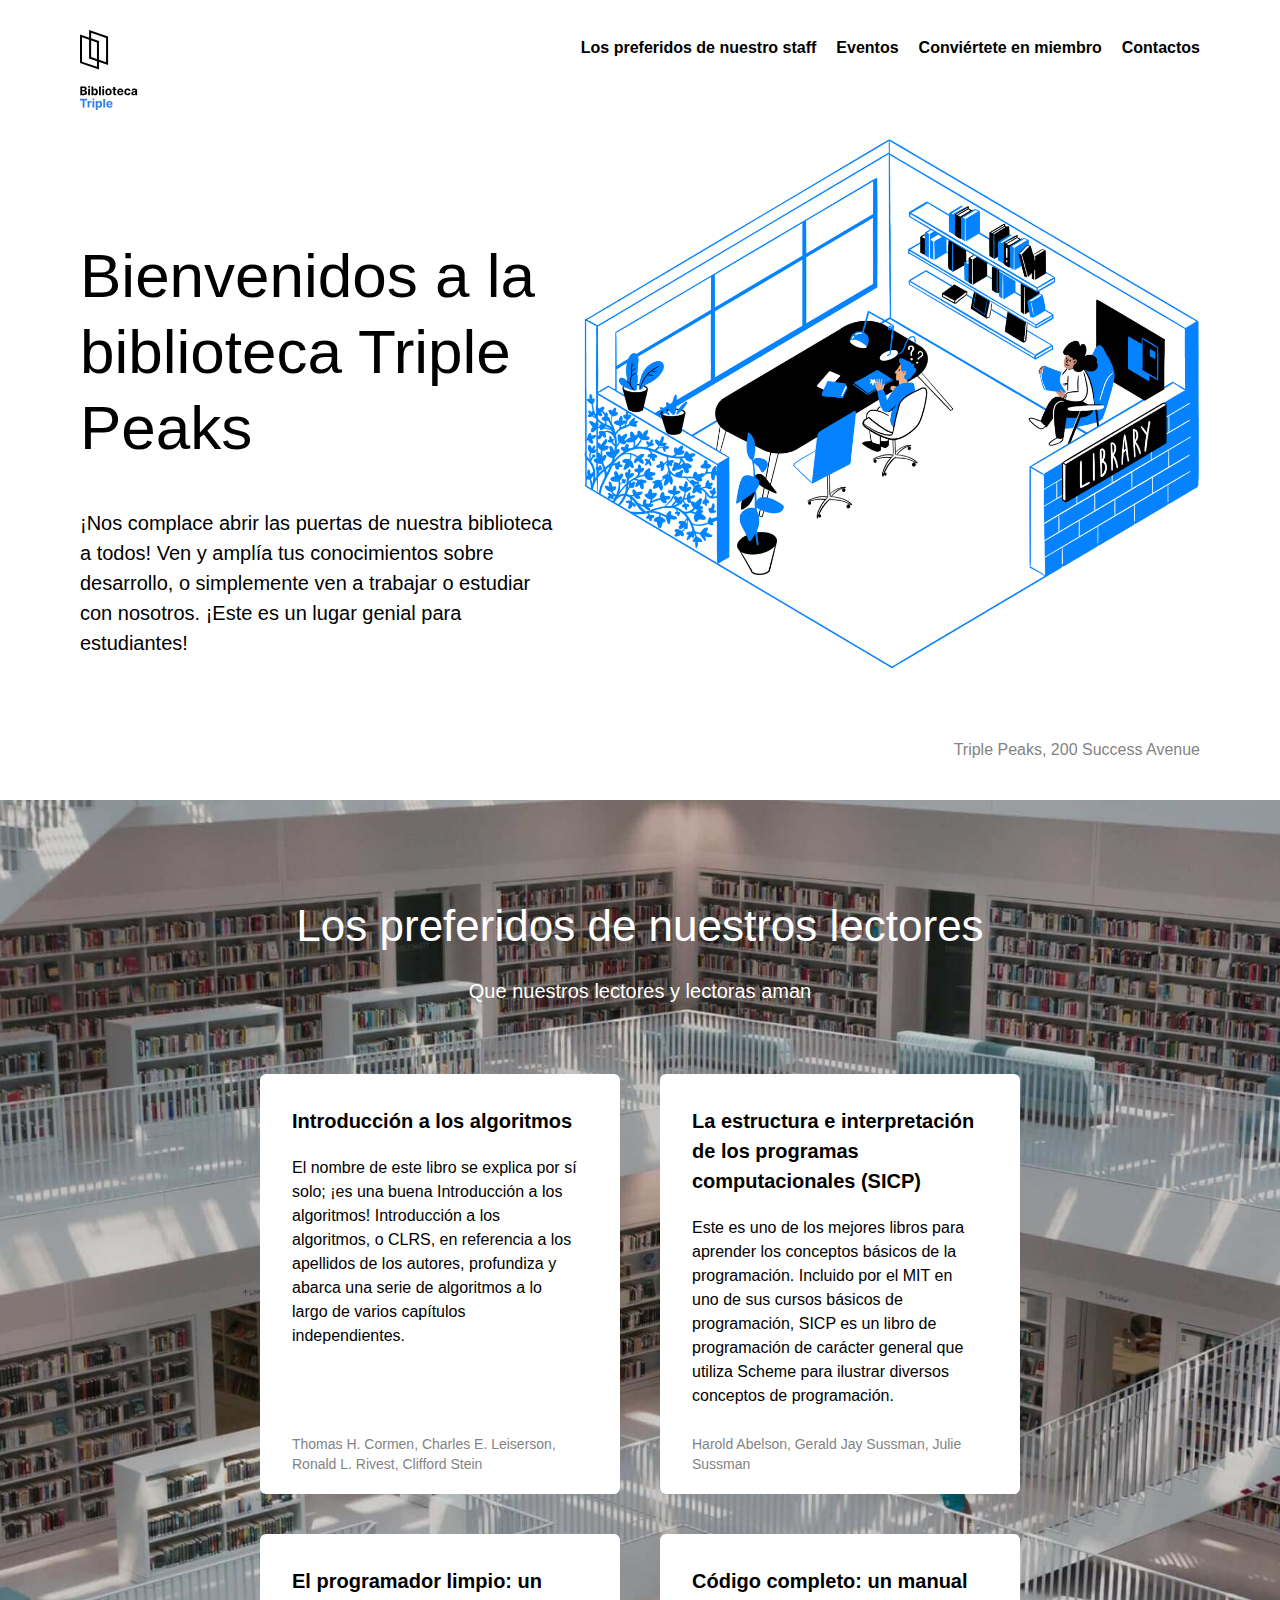
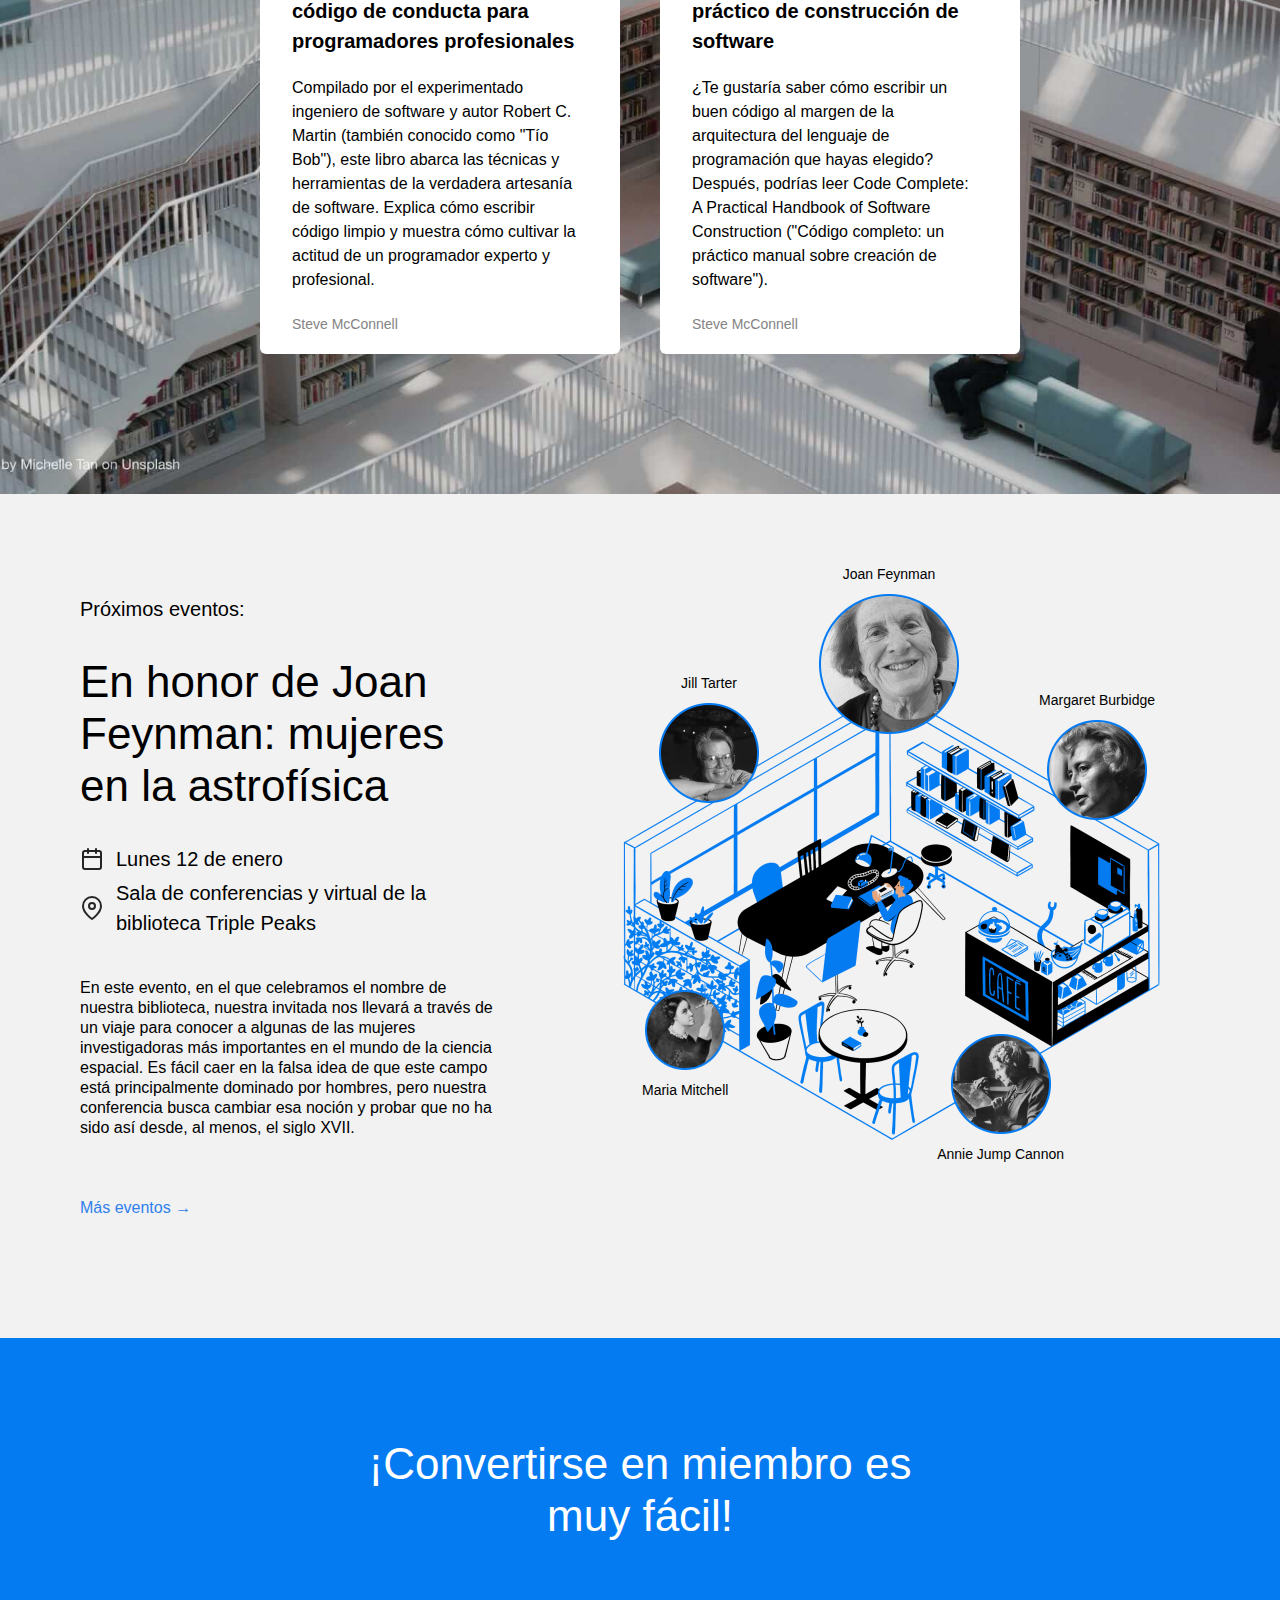
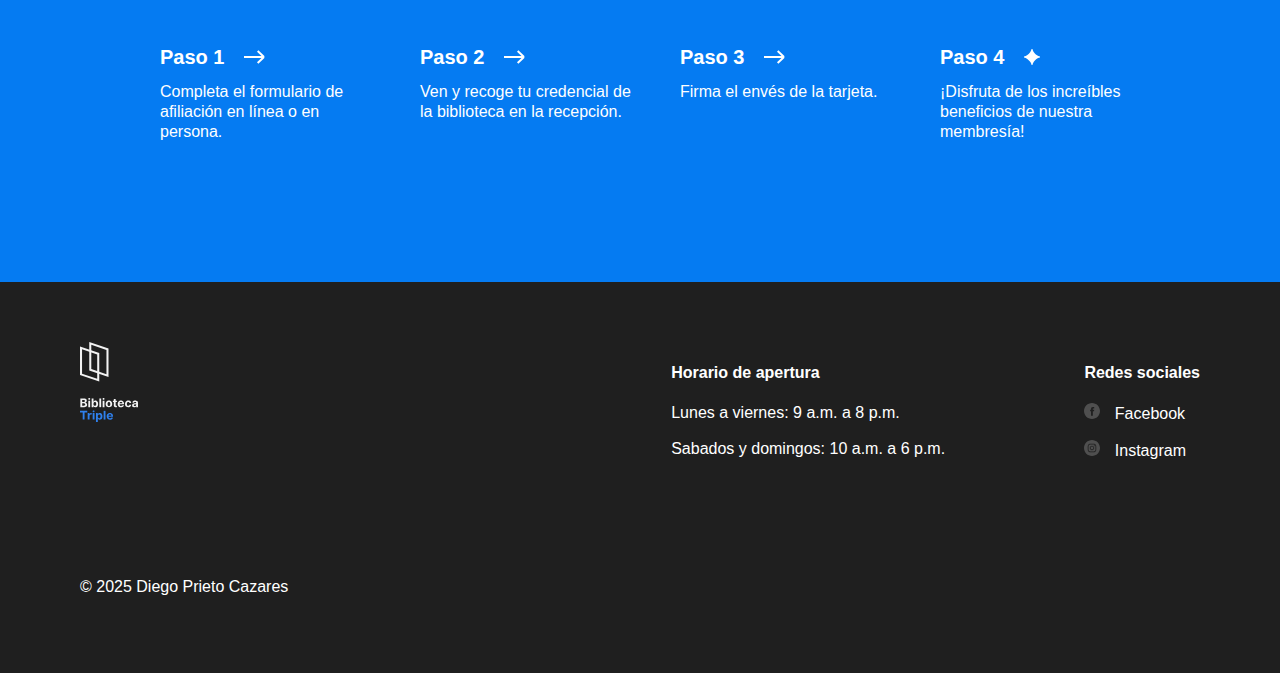
<file: index.html>
<!DOCTYPE html>
<html lang="es">
  <head>
    <meta charset="UTF-8" />
    <meta name="viewport" content="width=device-width, initial-scale=1.0" />
    <title>Biblioteca Triple Peaks</title>
    <link rel="shortcut icon" href="favicon.ico" />
    <link rel="stylesheet" href="./vendor/normalize.css" />
    <link rel="stylesheet" href="./styles/style.css" />
  </head>

  <body>
    <div class="page">
      <header class="header">
        <nav class="nav">
          <img
            src="./images/logo.svg"
            alt="Logotipo de la Biblioteca Triple Peaks"
            class="nav__logo"
          />
          <ul class="nav__links">
            <li>
              <a class="nav__link" href="#staff"
                >Los preferidos de nuestro staff</a
              >
            </li>
            <li>
              <a class="nav__link" href="#events">Eventos</a>
            </li>
            <li>
              <a class="nav__link" href="#membership">Conviértete en miembro</a>
            </li>
            <li>
              <a class="nav__link" href="#footer">Contactos</a>
            </li>
          </ul>
        </nav>
        <div class="header__content">
          <div>
            <h1 class="header__title">
              Bienvenidos a la biblioteca Triple Peaks
            </h1>
            <p class="header__description">
              ¡Nos complace abrir las puertas de nuestra biblioteca a todos! Ven
              y amplía tus conocimientos sobre desarrollo, o simplemente ven a
              trabajar o estudiar con nosotros. ¡Este es un lugar genial para
              estudiantes!
            </p>
          </div>
          <img
            class="header__image"
            src="./images/inside_the_library.png"
            alt="Ilustración: Dentro de la biblioteca"
          />
        </div>
        <div class="header__footer">
          <p class="header__address">Triple Peaks, 200 Success Avenue</p>
        </div>
      </header>
      <main class="content">
        <section id="staff" class="staff">
          <h2 class="staff__title">Los preferidos de nuestros lectores</h2>
          <p class="staff__subtitle">Que nuestros lectores y lectoras aman</p>
          <ul class="staff__cards">
            <li class="card">
              <div class="card__content">
                <h3 class="card__title">Introducción a los algoritmos</h3>
                <p class="card__text">
                  El nombre de este libro se explica por sí solo; ¡es una buena
                  Introducción a los algoritmos! Introducción a los algoritmos,
                  o CLRS, en referencia a los apellidos de los autores,
                  profundiza y abarca una serie de algoritmos a lo largo de
                  varios capítulos independientes.
                </p>
                <p class="card__footer">
                  Thomas H. Cormen, Charles E. Leiserson, Ronald L. Rivest,
                  Clifford Stein
                </p>
              </div>
            </li>

            <li class="card">
              <div class="card__content">
                <h3 class="card__title">
                  La estructura e interpretación de los programas
                  computacionales (SICP)
                </h3>
                <p class="card__text">
                  Este es uno de los mejores libros para aprender los conceptos
                  básicos de la programación. Incluido por el MIT en uno de sus
                  cursos básicos de programación, SICP es un libro de
                  programación de carácter general que utiliza Scheme para
                  ilustrar diversos conceptos de programación.
                </p>
                <p class="card__footer">
                  Harold Abelson, Gerald Jay Sussman, Julie Sussman
                </p>
              </div>
            </li>

            <li class="card">
              <div class="card__content">
                <h3 class="card__title">
                  El programador limpio: un código de conducta para
                  programadores profesionales
                </h3>
                <p class="card__text">
                  Compilado por el experimentado ingeniero de software y autor
                  Robert C. Martin (también conocido como "Tío Bob"), este libro
                  abarca las técnicas y herramientas de la verdadera artesanía
                  de software. Explica cómo escribir código limpio y muestra
                  cómo cultivar la actitud de un programador experto y
                  profesional.
                </p>
                <p class="card__footer">Steve McConnell</p>
              </div>
            </li>

            <li class="card">
              <div class="card__content">
                <h3 class="card__title">
                  Código completo: un manual práctico de construcción de
                  software
                </h3>
                <p class="card__text">
                  ¿Te gustaría saber cómo escribir un buen código al margen de
                  la arquitectura del lenguaje de programación que hayas
                  elegido? Después, podrías leer Code Complete: A Practical
                  Handbook of Software Construction ("Código completo: un
                  práctico manual sobre creación de software").
                </p>
                <p class="card__footer">Steve McConnell</p>
              </div>
            </li>
          </ul>
        </section>
        <section class="events" id="events">
          <div class="events__content">
            <h2 class="events__heading">Próximos eventos:</h2>
            <h3 class="events__title">
              En honor de Joan Feynman: mujeres en la astrofísica
            </h3>
            <div class="event-info events__info-section">
              <div class="event-info__item">
                <img
                  src="./images/icon_calendar.svg"
                  alt="Calendar icon"
                  class="event-info__icon"
                />
                <p class="event-info__text">Lunes 12 de enero</p>
              </div>
              <div class="event-info__item">
                <img
                  src="./images/icon_pin.svg"
                  alt="Pin icon"
                  class="event-info__icon"
                />
                <p class="event-info__text">
                  Sala de conferencias y virtual de la biblioteca Triple Peaks
                </p>
              </div>
            </div>
            <p class="events__description">
              En este evento, en el que celebramos el nombre de nuestra
              biblioteca, nuestra invitada nos llevará a través de un viaje para
              conocer a algunas de las mujeres investigadoras más importantes en
              el mundo de la ciencia espacial. Es fácil caer en la falsa idea de
              que este campo está principalmente dominado por hombres, pero
              nuestra conferencia busca cambiar esa noción y probar que no ha
              sido así desde, al menos, el siglo XVII.
            </p>
            <a href="" class="events__more">Más eventos &rarr;</a>
          </div>
          <div class="events__cover">
            <img
              class="events__image"
              src="images/cafe.png"
              alt="imagen de cafe"
            />
            <div class="person person_name_feynman">
              <p class="person__caption">Joan Feynman</p>
              <img
                class="person__image person__image_size_l"
                src="images/person_feynman.png"
                alt="Imagen de Joan Feynman mujer de edad adulta sonriente"
              />
            </div>
            <div class="person person_name_burbidge">
              <p class="person__caption">Margaret Burbidge</p>
              <img
                class="person__image person__image_size_m"
                src="images/person_burbidge.png"
                alt="Imagen de Margaret Burbidge mujer de edad media con pelo rizado"
              />
            </div>
            <div class="person person_name_cannon">
              <p class="person__caption">Annie Jump Cannon</p>
              <img
                class="person__image person__image_size_m"
                src="images/person_cannon.png"
                alt="Imagen de Annie Cannon mujer adulta escribiendo en un libro"
              />
            </div>
            <div class="person person_name_mitchell">
              <p class="person__caption">Maria Mitchell</p>
              <img
                class="person__image person__image_size_s"
                src="images/person_mitchell.png"
                alt="Retrato de Maria Mitchell con la mano alzada pintando"
              />
            </div>
            <div class="person person_name_tarter">
              <p class="person__caption">Jill Tarter</p>
              <img
                class="person__image person__image_size_m"
                src="images/person_tarter.png"
                alt="Imagen de Jill Tarter mujer sonriente con gafas recargada en sus brazos"
              />
            </div>
          </div>
        </section>
        <section class="membership" id="membership">
          <h2 class="membership__title">
            ¡Convertirse en miembro es muy fácil!
          </h2>
          <ul class="membership__steps">
            <li class="step">
              <h3 class="step__title">
                Paso 1
                <img
                  src="./images/icon_step_forward.svg"
                  alt="icon forward"
                  class="step__icon"
                />
              </h3>
              <p class="step__description">
                Completa el formulario de afiliación en línea o en persona.
              </p>
            </li>
            <li class="step">
              <h3 class="step__title">
                Paso 2
                <img
                  src="./images/icon_step_forward.svg"
                  alt="icon forward"
                  class="step__icon"
                />
              </h3>
              <p class="step__description">
                Ven y recoge tu credencial de la biblioteca en la recepción.
              </p>
            </li>
            <li class="step">
              <h3 class="step__title">
                Paso 3
                <img
                  src="./images/icon_step_forward.svg"
                  alt="icon forward"
                  class="step__icon"
                />
              </h3>
              <p class="step__description">Firma el envés de la tarjeta.</p>
            </li>
            <li class="step">
              <h3 class="step__title">
                Paso 4
                <img
                  src="./images/icon_step_finish.svg"
                  alt="icon finish"
                  class="step__icon"
                />
              </h3>
              <p class="step__description">
                ¡Disfruta de los increíbles beneficios de nuestra membresía!
              </p>
            </li>
          </ul>
        </section>
      </main>
      <footer class="footer" id="footer">
        <div class="footer__columns">
          <div class="footer__column">
            <img
              class="footer__logo"
              src="images/logo_white.svg"
              alt="Logotipo Biblioteca Triple"
            />
          </div>
          <div class="footer__column footer__column_content_hours">
            <h4 class="footer__column-heading">Horario de apertura</h4>
            <ul class="footer__list">
              <li class="footer__list-item">
                <p>Lunes a viernes: 9 a.m. a 8 p.m.</p>
              </li>
              <li class="footer__list-item">
                <p>Sabados y domingos: 10 a.m. a 6 p.m.</p>
              </li>
            </ul>
          </div>
          <div class="footer__column footer__column_content_social">
            <h4 class="footer__column-heading">Redes sociales</h4>
            <ul class="footer__list">
              <li class="footer__list-item">
                <a href="#" class="footer__column-link">
                  <img
                    src="images/facebook_white.svg"
                    alt="Ícono de Facebook"
                    class="footer__social-icon"
                  />
                  Facebook
                </a>
              </li>
              <li class="footer__list-item">
                <a href="#" class="footer__column-link">
                  <img
                    src="images/instagram_white.svg"
                    alt="Ícono de Instagram"
                    class="footer__social-icon"
                  />
                  Instagram
                </a>
              </li>
            </ul>
          </div>
        </div>
        <p class="footer__copyright">© 2025 Diego Prieto Cazares</p>
      </footer>
    </div>
  </body>
</html>
</file>
<file: styles/style.css>
.page {
  min-width: 1100px;
  max-width: 1600px;
  margin: auto;
  font-family: Arial, sans-serif;
  font-size: 16px;
  line-height: 20px;
}

.header {
  display: flex;
  flex-direction: column;
  height: 100vh;
  min-height: 720px;
  max-height: 800px;
  padding: 30px 80px 40px;
  position: relative;
  box-sizing: border-box;
}

.nav {
  display: flex;
  justify-content: space-between;
}

.nav__logo {
  width: 58px;
}

.nav__links {
  display: flex;
  column-gap: 20px;
  list-style-type: none;
  margin: 8px 0 0;
  padding: 0;
}

.nav__link {
  color: #000000;
  text-decoration: none;
  font-weight: bold;
}

.header__content {
  display: flex;
  justify-content: space-between;
}

.header__title {
  font-size: 62px;
  line-height: 76px;
  font-weight: 500;
  margin-top: 128px;
  max-width: 635px;
}

.header__description {
  font-size: 20px;
  line-height: 30px;
  max-width: 515px;
  margin-top: 32px;
}

.header__image {
  max-width: 636px;
}

.header__footer {
  margin-top: auto;
  width: 100%;
  display: flex;
  align-items: center;
  justify-content: flex-end;
  box-sizing: border-box;
}

.header__link {
  color: #2f80ed;
  text-decoration: none;
}

.header__address {
  margin: 0;
  color: #838383;
}

.content {
  width: 100%;
}

.staff {
  background-image: url("../images/staff_picks_background.jpg");
  padding: 100px 0 140px;
  background-position: center;
  background-size: cover;
  width: 100%;
}

.staff__title {
  text-align: center;
  font-size: 44px;
  line-height: 52px;
  font-weight: 400;
  margin: 0 0 24px;
  color: #ffffff;
}

.staff__subtitle {
  text-align: center;
  font-size: 20px;
  line-height: 30px;
  font-weight: 400;
  margin: 0;
  color: #ffffff;
}

.staff__cards {
  display: flex;
  flex-wrap: wrap;
  justify-content: center;
  gap: 40px;
  margin: auto;
  margin-top: 68px;
  margin-bottom: 0px;
  max-width: 760px;
  list-style-type: none;
  padding-left: 0;
}

.card {
  background-color: #fff;
  border-radius: 6px;
  padding: 32px 40px 20px 32px;
  box-sizing: border-box;
  height: 420px;
  width: 360px;
}

.card__content {
  width: 100%;
  height: 100%;
  display: flex;
  flex-direction: column;
}

.card__title {
  font-size: 20px;
  line-height: 30px;
  font-weight: 700;
  margin: 0;
}

.card__text {
  margin: 20px 0 0;
  font-size: 16px;
  line-height: 24px;
}

.card__footer {
  margin: 0;
  font-size: 14px;
  line-height: 20px;
  color: #838383;
  margin-top: auto;
}

.events {
  padding: 100px 0 120px 80px;
  display: flex;
  align-items: start;
  justify-content: space-between;
  box-sizing: border-box;
  background-color: #f2f2f2;
}

.events__content {
  flex-basis: 580px;
}

.events__heading {
  font-size: 20px;
  font-weight: 500;
  line-height: 30px;
  margin: 0;
}

.events__title {
  font-size: 44px;
  font-weight: 500;
  line-height: 52px;
  margin: 32px 0 0;
}

.events__info-section {
  margin-top: 32px;
}

.event-info__item {
  display: flex;
  align-items: center;
  margin-bottom: 4px;
  font-weight: 500;
}

.event-info__icon {
  background-repeat: no-repeat;
  background-position: center;
  margin-right: 12px;
  width: 24px;
  height: 24px;
}

.event-info__text {
  font-size: 20px;
  font-weight: 500;
  line-height: 30px;
  margin: 0;
}

.events__description {
  margin: 40px 0 60px;
}

.events__more {
  color: #2f80ed;
  text-decoration: none;
}

.events__cover {
  flex-grow: 1;
  flex-shrink: 0;
  flex-basis: 780px;
  max-width: 780px;
  position: relative;
}

.events__image {
  max-width: 100%;
}

.person {
  position: absolute;
  display: flex;
  align-items: center;
  flex-direction: column;
  gap: 10px;
}

.person_name_feynman {
  top: -30px;
  left: 319px;
}

.person_name_burbidge {
  top: 96px;
  right: 125px;
}

.person_name_cannon {
  display: flex;
  flex-direction: column-reverse;
  bottom: 18px;
  right: 216px;
}

.person_name_mitchell {
  display: flex;
  flex-direction: column-reverse;
  bottom: 82px;
  left: 142px;
}

.person_name_tarter {
  top: 79px;
  left: 159px;
}

.person__image {
  max-width: 100%;
}

.person__image_size_l {
  width: 140px;
}

.person__image_size_m {
  width: 100px;
}

.person__image_size_s {
  width: 80px;
}

.person__caption {
  text-align: center;
  font-size: 14px;
  margin: 0;
}
.membership {
  padding: 100px 0 140px;
  background-color: #057bf2;
  color: #ffffff;
}

.membership__title {
  max-width: 574px;
  margin: 0 auto;
  text-align: center;
  font-size: 44px;
  font-weight: 500;
  line-height: 52px;
}

.membership__steps {
  list-style-type: none;
  padding: 0;
  margin: 100px 0 0;
  display: flex;
  justify-content: center;
}

.step {
  flex-basis: 220px;
  margin-left: 40px;
}

.step__title {
  margin: 0;
  font-size: 20px;
  line-height: 30px;
  font-weight: 700;
  display: flex;
  align-items: center;
}

.step__icon {
  margin-left: 20px;
}

.step__description {
  margin: 10px 0 0;
}

.footer {
  box-sizing: border-box;
  background-color: #1f1f1f;
  padding: 60px 80px;
}

.footer__columns {
  display: flex;
  justify-content: space-between;
}

.footer__column {
  flex-grow: 18;
}

.footer__column_content_hours {
  flex-grow: 2;
  margin-left: auto;
}

.footer__column_content_social {
  flex-grow: 0;
  margin-left: 80px;
}

.footer__logo {
  height: 80px;
  width: 58px;
}

.footer__column-heading {
  color: white;
  margin-bottom: 20px;
}

.footer__list {
  list-style-type: none;
  padding: 0;
  margin: 0;
}

.footer__list-item {
  color: white;
  margin-bottom: 16px;
}

.footer__column-link {
  color: white;
  text-decoration: none;
}

.footer__social-icon {
  width: 16px;
  height: 16px;
  margin-right: 10px;
}

.footer__copyright {
  color: white;
  margin-top: 100px;
}
</file>
